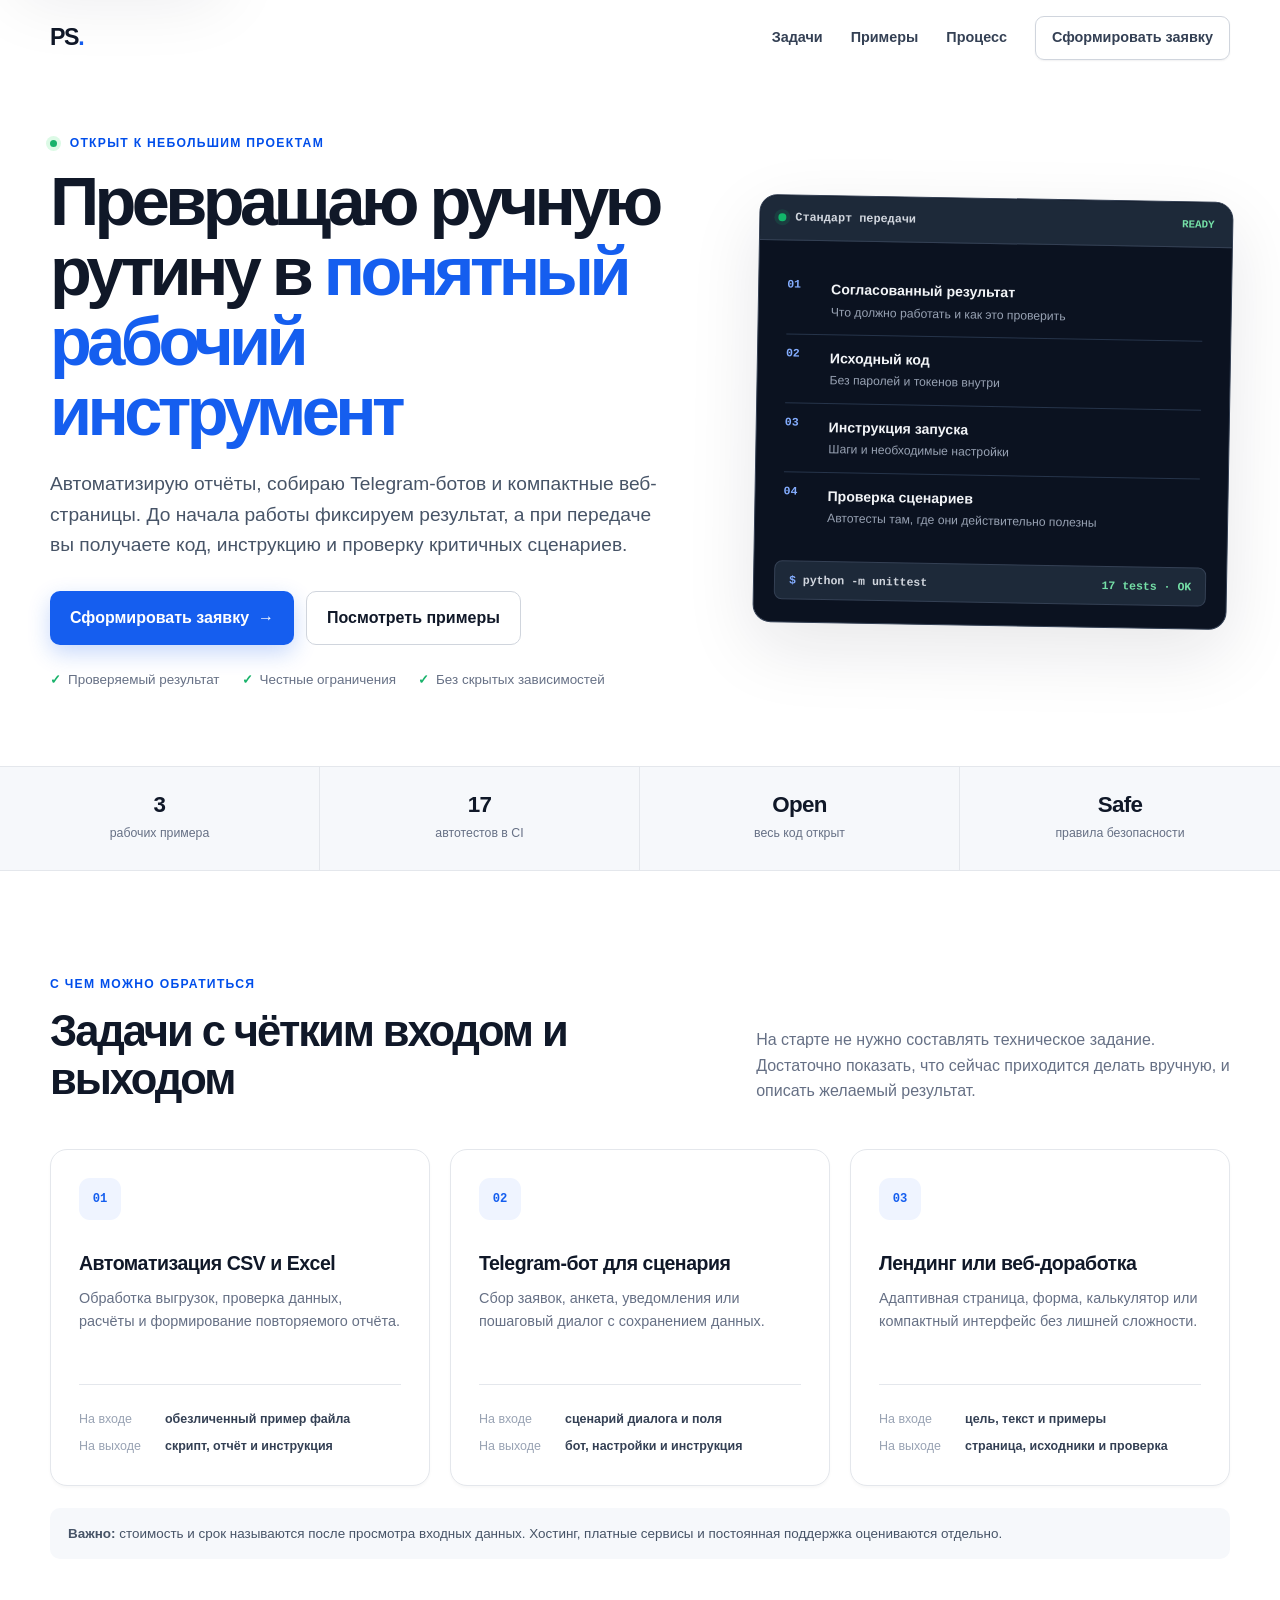
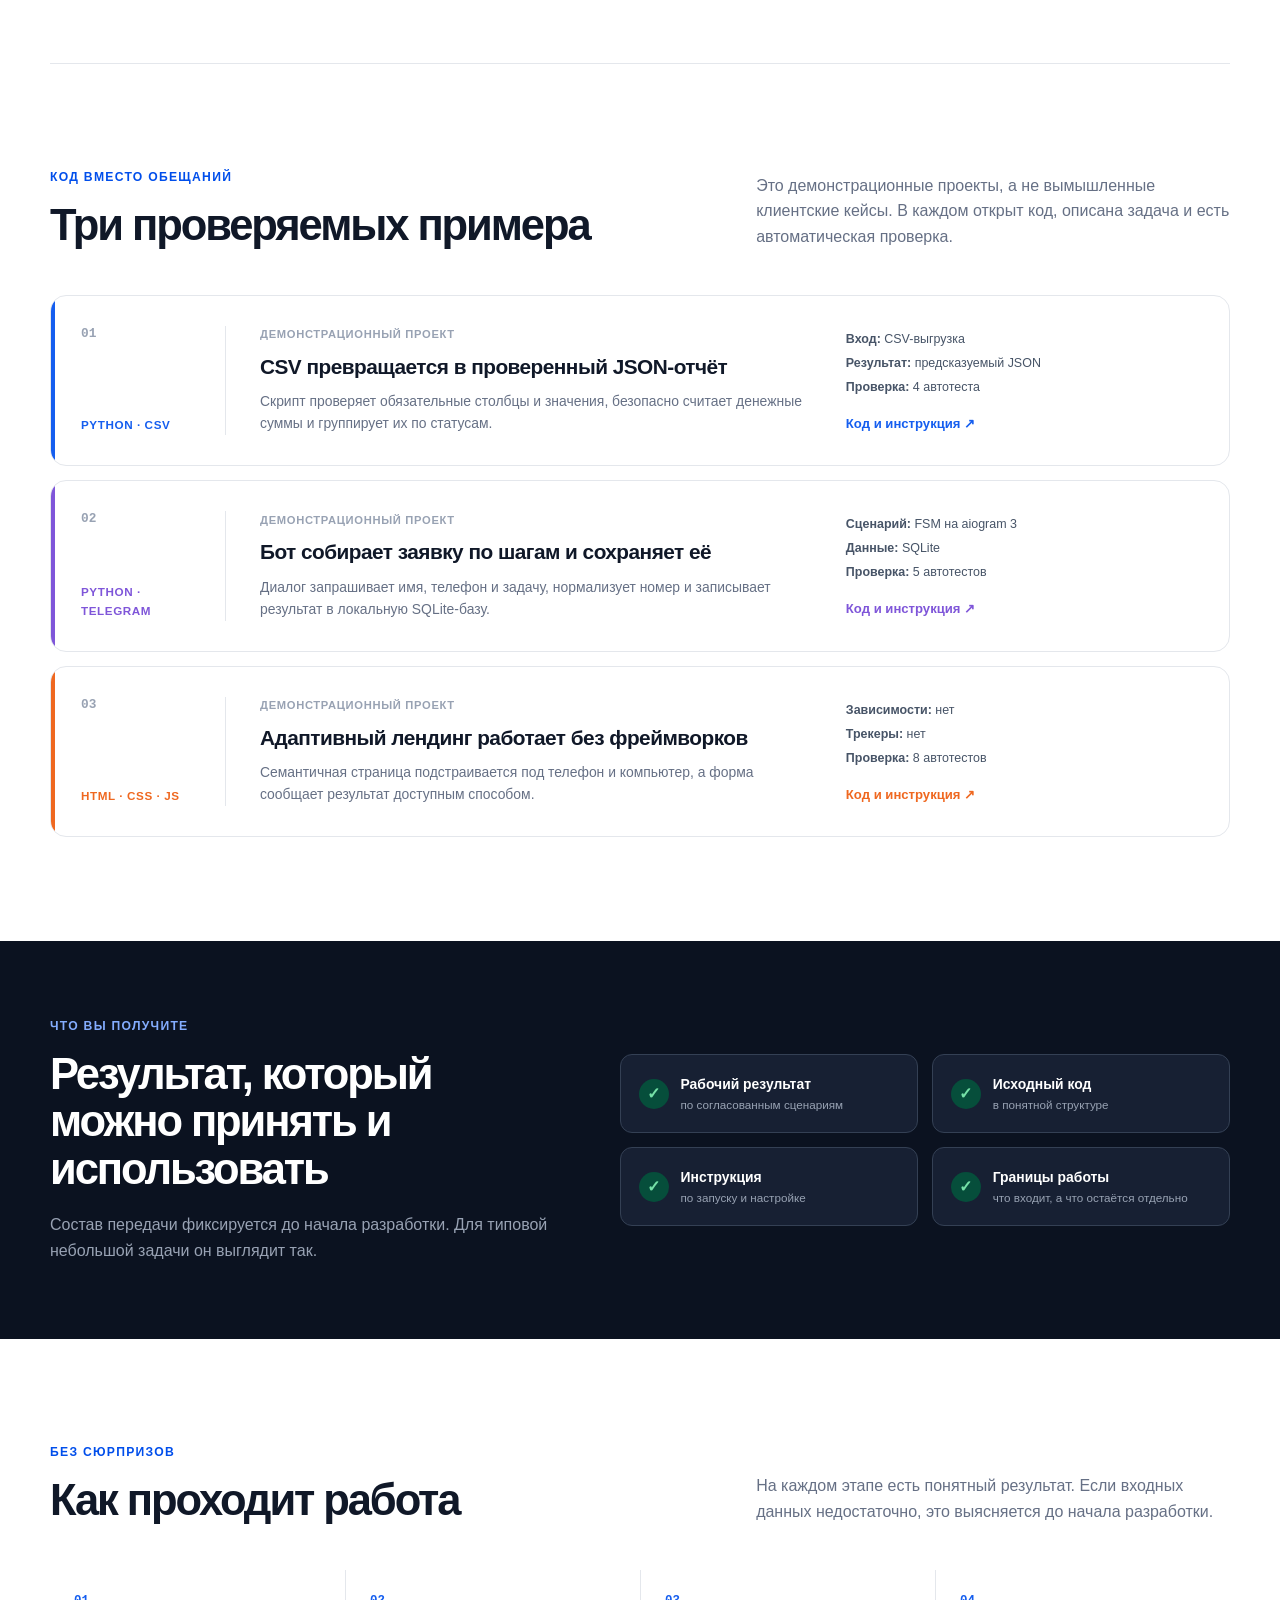
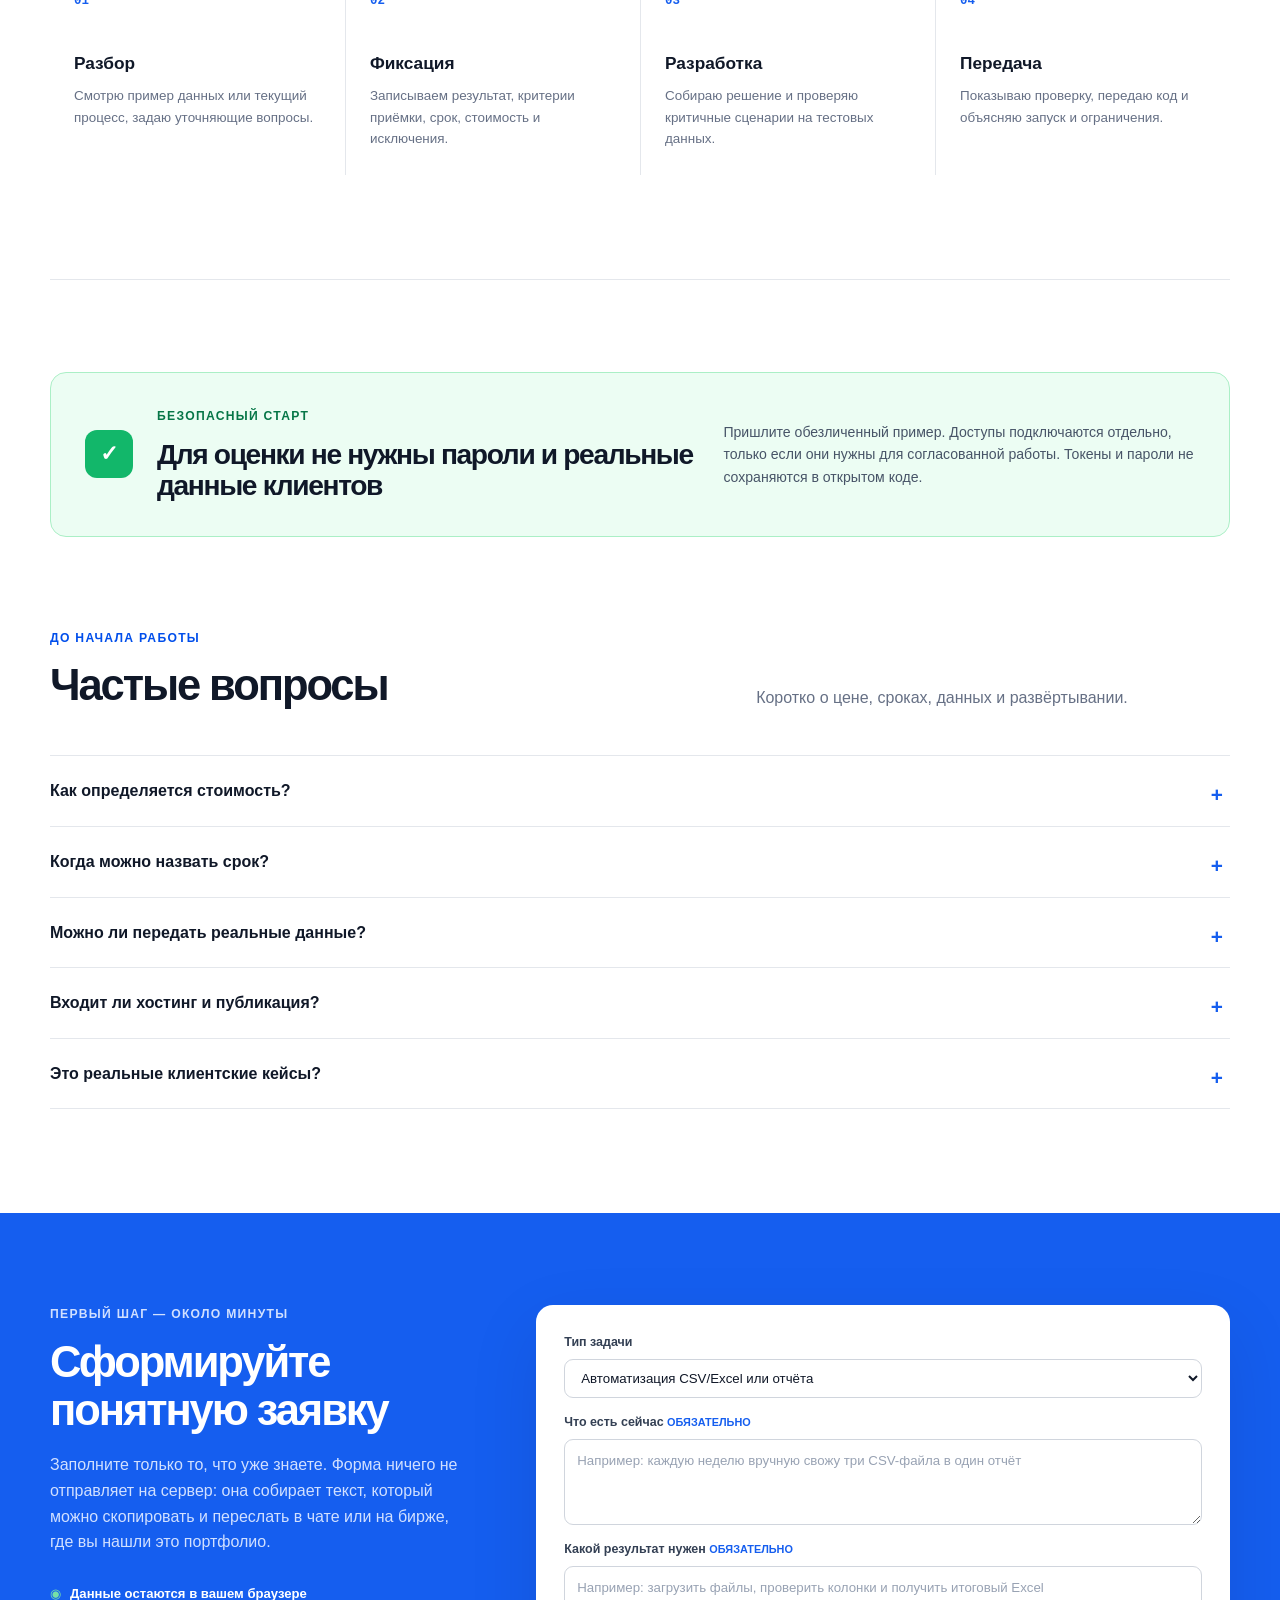
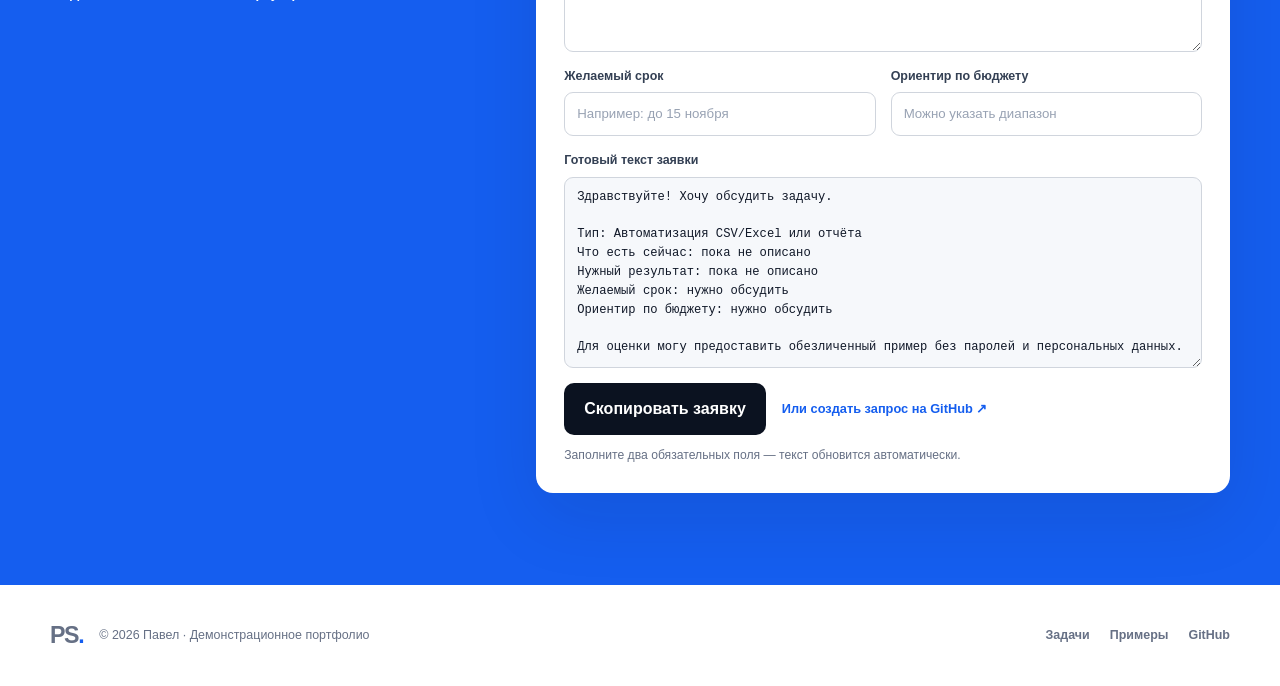
<file: docs/index.html>
<!doctype html>
<html lang="ru">
<head>
  <meta charset="utf-8">
  <meta name="viewport" content="width=device-width, initial-scale=1">
  <meta name="description" content="Павел помогает автоматизировать отчёты, собрать Telegram-бота или небольшую веб-страницу. Открытый код, тесты и понятные границы работы.">
  <meta name="theme-color" content="#0b1220">
  <meta property="og:type" content="website">
  <meta property="og:locale" content="ru_RU">
  <meta property="og:title" content="Павел — автоматизация, Telegram-боты и веб-инструменты">
  <meta property="og:description" content="Небольшие цифровые задачи с проверяемым результатом: код, инструкция и тесты.">
  <meta property="og:url" content="https://smolaps01-hash.github.io/developer-portfolio/">
  <meta name="twitter:card" content="summary">
  <link rel="canonical" href="https://smolaps01-hash.github.io/developer-portfolio/">
  <link rel="icon" href="favicon.svg" type="image/svg+xml">
  <link rel="stylesheet" href="styles.css?v=2">
  <title>Павел — автоматизация, Telegram-боты и веб-инструменты</title>
  <script type="application/ld+json">
  {
    "@context": "https://schema.org",
    "@type": "Person",
    "name": "Павел",
    "url": "https://smolaps01-hash.github.io/developer-portfolio/",
    "sameAs": ["https://github.com/smolaps01-hash"],
    "jobTitle": "Разработчик Python-автоматизации, Telegram-ботов и веб-инструментов",
    "knowsAbout": ["Python", "автоматизация", "Telegram-боты", "HTML", "CSS", "JavaScript"]
  }
  </script>
</head>
<body>
  <a class="skip-link" href="#main-content">Перейти к содержанию</a>

  <header class="topbar" id="top">
    <a class="brand" href="#top" aria-label="Павел — в начало страницы">PS<span>.</span></a>
    <nav aria-label="Основная навигация">
      <a href="#services">Задачи</a>
      <a href="#projects">Примеры</a>
      <a href="#process">Процесс</a>
      <a class="nav-cta" href="#brief">Сформировать заявку</a>
    </nav>
  </header>

  <main id="main-content">
    <section class="hero" aria-labelledby="hero-title">
      <div class="hero-copy">
        <p class="eyebrow"><span aria-hidden="true"></span> Открыт к небольшим проектам</p>
        <h1 id="hero-title">Превращаю ручную рутину в <em>понятный рабочий инструмент</em></h1>
        <p class="lead">Автоматизирую отчёты, собираю Telegram-ботов и компактные веб-страницы. До начала работы фиксируем результат, а при передаче вы получаете код, инструкцию и проверку критичных сценариев.</p>
        <div class="hero-actions">
          <a class="button primary" href="#brief">Сформировать заявку <span aria-hidden="true">→</span></a>
          <a class="button secondary" href="#projects">Посмотреть примеры</a>
        </div>
        <ul class="trust-list" aria-label="Ключевые принципы">
          <li>Проверяемый результат</li>
          <li>Честные ограничения</li>
          <li>Без скрытых зависимостей</li>
        </ul>
      </div>

      <aside class="proof-card" aria-label="Что входит в результат">
        <div class="proof-card-head"><span class="status-dot" aria-hidden="true"></span><span>Стандарт передачи</span><b>READY</b></div>
        <ol class="proof-flow">
          <li><span>01</span><div><b>Согласованный результат</b><small>Что должно работать и как это проверить</small></div></li>
          <li><span>02</span><div><b>Исходный код</b><small>Без паролей и токенов внутри</small></div></li>
          <li><span>03</span><div><b>Инструкция запуска</b><small>Шаги и необходимые настройки</small></div></li>
          <li><span>04</span><div><b>Проверка сценариев</b><small>Автотесты там, где они действительно полезны</small></div></li>
        </ol>
        <div class="terminal-line"><span>$</span> python -m unittest <b>17 tests · OK</b></div>
      </aside>
    </section>

    <section class="evidence" aria-label="Проверяемые факты">
      <a href="#projects"><strong>3</strong><span>рабочих примера</span></a>
      <a href="https://github.com/smolaps01-hash/developer-portfolio/actions"><strong>17</strong><span>автотестов в CI</span></a>
      <a href="https://github.com/smolaps01-hash/developer-portfolio"><strong>Open</strong><span>весь код открыт</span></a>
      <a href="https://github.com/smolaps01-hash/developer-portfolio/blob/main/SECURITY.md"><strong>Safe</strong><span>правила безопасности</span></a>
    </section>

    <section class="section" id="services" aria-labelledby="services-title">
      <div class="section-heading">
        <div><p class="eyebrow">С чем можно обратиться</p><h2 id="services-title">Задачи с чётким входом и выходом</h2></div>
        <p>На старте не нужно составлять техническое задание. Достаточно показать, что сейчас приходится делать вручную, и описать желаемый результат.</p>
      </div>
      <div class="service-grid">
        <article class="service-card">
          <span class="service-icon" aria-hidden="true">01</span><h3>Автоматизация CSV и Excel</h3>
          <p>Обработка выгрузок, проверка данных, расчёты и формирование повторяемого отчёта.</p>
          <dl><div><dt>На входе</dt><dd>обезличенный пример файла</dd></div><div><dt>На выходе</dt><dd>скрипт, отчёт и инструкция</dd></div></dl>
        </article>
        <article class="service-card">
          <span class="service-icon" aria-hidden="true">02</span><h3>Telegram-бот для сценария</h3>
          <p>Сбор заявок, анкета, уведомления или пошаговый диалог с сохранением данных.</p>
          <dl><div><dt>На входе</dt><dd>сценарий диалога и поля</dd></div><div><dt>На выходе</dt><dd>бот, настройки и инструкция</dd></div></dl>
        </article>
        <article class="service-card">
          <span class="service-icon" aria-hidden="true">03</span><h3>Лендинг или веб-доработка</h3>
          <p>Адаптивная страница, форма, калькулятор или компактный интерфейс без лишней сложности.</p>
          <dl><div><dt>На входе</dt><dd>цель, текст и примеры</dd></div><div><dt>На выходе</dt><dd>страница, исходники и проверка</dd></div></dl>
        </article>
      </div>
      <p class="scope-note"><b>Важно:</b> стоимость и срок называются после просмотра входных данных. Хостинг, платные сервисы и постоянная поддержка оцениваются отдельно.</p>
    </section>

    <section class="section projects" id="projects" aria-labelledby="projects-title">
      <div class="section-heading">
        <div><p class="eyebrow">Код вместо обещаний</p><h2 id="projects-title">Три проверяемых примера</h2></div>
        <p>Это демонстрационные проекты, а не вымышленные клиентские кейсы. В каждом открыт код, описана задача и есть автоматическая проверка.</p>
      </div>
      <div class="case-list">
        <article class="case-card accent-blue">
          <div class="case-index"><span>01</span><b>Python · CSV</b></div>
          <div class="case-main"><p class="case-label">Демонстрационный проект</p><h3>CSV превращается в проверенный JSON-отчёт</h3><p>Скрипт проверяет обязательные столбцы и значения, безопасно считает денежные суммы и группирует их по статусам.</p></div>
          <div class="case-proof"><ul><li><b>Вход:</b> CSV-выгрузка</li><li><b>Результат:</b> предсказуемый JSON</li><li><b>Проверка:</b> 4 автотеста</li></ul><a href="https://github.com/smolaps01-hash/developer-portfolio/tree/main/csv_automation">Код и инструкция <span aria-hidden="true">↗</span></a></div>
        </article>
        <article class="case-card accent-violet">
          <div class="case-index"><span>02</span><b>Python · Telegram</b></div>
          <div class="case-main"><p class="case-label">Демонстрационный проект</p><h3>Бот собирает заявку по шагам и сохраняет её</h3><p>Диалог запрашивает имя, телефон и задачу, нормализует номер и записывает результат в локальную SQLite-базу.</p></div>
          <div class="case-proof"><ul><li><b>Сценарий:</b> FSM на aiogram 3</li><li><b>Данные:</b> SQLite</li><li><b>Проверка:</b> 5 автотестов</li></ul><a href="https://github.com/smolaps01-hash/developer-portfolio/tree/main/telegram_lead_bot">Код и инструкция <span aria-hidden="true">↗</span></a></div>
        </article>
        <article class="case-card accent-orange">
          <div class="case-index"><span>03</span><b>HTML · CSS · JS</b></div>
          <div class="case-main"><p class="case-label">Демонстрационный проект</p><h3>Адаптивный лендинг работает без фреймворков</h3><p>Семантичная страница подстраивается под телефон и компьютер, а форма сообщает результат доступным способом.</p></div>
          <div class="case-proof"><ul><li><b>Зависимости:</b> нет</li><li><b>Трекеры:</b> нет</li><li><b>Проверка:</b> 8 автотестов</li></ul><a href="https://github.com/smolaps01-hash/developer-portfolio/tree/main/landing">Код и инструкция <span aria-hidden="true">↗</span></a></div>
        </article>
      </div>
    </section>

    <section class="deliverables" aria-labelledby="deliverables-title">
      <div class="deliverables-copy"><p class="eyebrow">Что вы получите</p><h2 id="deliverables-title">Результат, который можно принять и использовать</h2><p>Состав передачи фиксируется до начала разработки. Для типовой небольшой задачи он выглядит так.</p></div>
      <ul class="check-grid">
        <li><span>✓</span><div><b>Рабочий результат</b><small>по согласованным сценариям</small></div></li>
        <li><span>✓</span><div><b>Исходный код</b><small>в понятной структуре</small></div></li>
        <li><span>✓</span><div><b>Инструкция</b><small>по запуску и настройке</small></div></li>
        <li><span>✓</span><div><b>Границы работы</b><small>что входит, а что остаётся отдельно</small></div></li>
      </ul>
    </section>

    <section class="section process" id="process" aria-labelledby="process-title">
      <div class="section-heading"><div><p class="eyebrow">Без сюрпризов</p><h2 id="process-title">Как проходит работа</h2></div><p>На каждом этапе есть понятный результат. Если входных данных недостаточно, это выясняется до начала разработки.</p></div>
      <ol class="steps">
        <li><span>01</span><div><h3>Разбор</h3><p>Смотрю пример данных или текущий процесс, задаю уточняющие вопросы.</p></div></li>
        <li><span>02</span><div><h3>Фиксация</h3><p>Записываем результат, критерии приёмки, срок, стоимость и исключения.</p></div></li>
        <li><span>03</span><div><h3>Разработка</h3><p>Собираю решение и проверяю критичные сценарии на тестовых данных.</p></div></li>
        <li><span>04</span><div><h3>Передача</h3><p>Показываю проверку, передаю код и объясняю запуск и ограничения.</p></div></li>
      </ol>
    </section>

    <section class="safety" aria-labelledby="safety-title">
      <div class="safety-mark" aria-hidden="true">✓</div>
      <div><p class="eyebrow">Безопасный старт</p><h2 id="safety-title">Для оценки не нужны пароли и реальные данные клиентов</h2></div>
      <p>Пришлите обезличенный пример. Доступы подключаются отдельно, только если они нужны для согласованной работы. Токены и пароли не сохраняются в открытом коде.</p>
    </section>

    <section class="section faq" aria-labelledby="faq-title">
      <div class="section-heading"><div><p class="eyebrow">До начала работы</p><h2 id="faq-title">Частые вопросы</h2></div><p>Коротко о цене, сроках, данных и развёртывании.</p></div>
      <div class="faq-list">
        <details><summary>Как определяется стоимость?</summary><p>После просмотра примера данных или сценария. Сначала фиксируется конкретный результат, затем оценивается работа. Без входных данных точная цена была бы гаданием.</p></details>
        <details><summary>Когда можно назвать срок?</summary><p>После уточнения объёма и критериев готовности. Если задача большая или неопределённая, её лучше разделить на отдельные этапы.</p></details>
        <details><summary>Можно ли передать реальные данные?</summary><p>Для первичной оценки — не нужно. Используйте обезличенный пример без паролей, токенов, банковских реквизитов и персональных данных.</p></details>
        <details><summary>Входит ли хостинг и публикация?</summary><p>Только если это отдельно согласовано. Платные сервисы, домен, сервер и постоянная поддержка не включаются автоматически.</p></details>
        <details><summary>Это реальные клиентские кейсы?</summary><p>Нет. Сейчас в портфолио размещены демонстрационные проекты с открытым кодом и тестами. Они показывают подход и качество реализации без вымышленных заказчиков.</p></details>
      </div>
    </section>

    <section class="brief" id="brief" aria-labelledby="brief-title">
      <div class="brief-intro">
        <p class="eyebrow">Первый шаг — около минуты</p><h2 id="brief-title">Сформируйте понятную заявку</h2>
        <p>Заполните только то, что уже знаете. Форма ничего не отправляет на сервер: она собирает текст, который можно скопировать и переслать в чате или на бирже, где вы нашли это портфолио.</p>
        <div class="privacy-note"><span aria-hidden="true">◉</span><b>Данные остаются в вашем браузере</b></div>
      </div>
      <form class="brief-builder" id="brief-form">
        <div class="field full"><label for="project-type">Тип задачи</label><select id="project-type" name="project-type"><option>Автоматизация CSV/Excel или отчёта</option><option>Telegram-бот</option><option>Лендинг или веб-доработка</option><option>Проверка или доработка Python-кода</option><option>Другое</option></select></div>
        <div class="field full"><label for="current-state">Что есть сейчас <span>обязательно</span></label><textarea id="current-state" name="current-state" rows="3" required placeholder="Например: каждую неделю вручную свожу три CSV-файла в один отчёт"></textarea></div>
        <div class="field full"><label for="desired-result">Какой результат нужен <span>обязательно</span></label><textarea id="desired-result" name="desired-result" rows="3" required placeholder="Например: загрузить файлы, проверить колонки и получить итоговый Excel"></textarea></div>
        <div class="field"><label for="deadline">Желаемый срок</label><input id="deadline" name="deadline" type="text" placeholder="Например: до 15 ноября"></div>
        <div class="field"><label for="budget">Ориентир по бюджету</label><input id="budget" name="budget" type="text" placeholder="Можно указать диапазон"></div>
        <div class="field full"><label for="brief-output">Готовый текст заявки</label><textarea class="output" id="brief-output" rows="9" readonly aria-describedby="brief-status"></textarea></div>
        <div class="brief-actions full"><button class="button light" id="copy-brief" type="button">Скопировать заявку</button><a href="https://github.com/smolaps01-hash/developer-portfolio/issues/new?template=project_request.yml">Или создать запрос на GitHub <span aria-hidden="true">↗</span></a></div>
        <p class="form-status full" id="brief-status" role="status" aria-live="polite">Заполните два обязательных поля — текст обновится автоматически.</p>
      </form>
    </section>
  </main>

  <footer>
    <div><a class="brand" href="#top" aria-label="В начало">PS<span>.</span></a><p>© <span id="year">2026</span> Павел · Демонстрационное портфолио</p></div>
    <nav aria-label="Ссылки в подвале"><a href="#services">Задачи</a><a href="#projects">Примеры</a><a href="https://github.com/smolaps01-hash">GitHub</a></nav>
  </footer>
  <script src="app.js?v=2"></script>
</body>
</html>
</file>
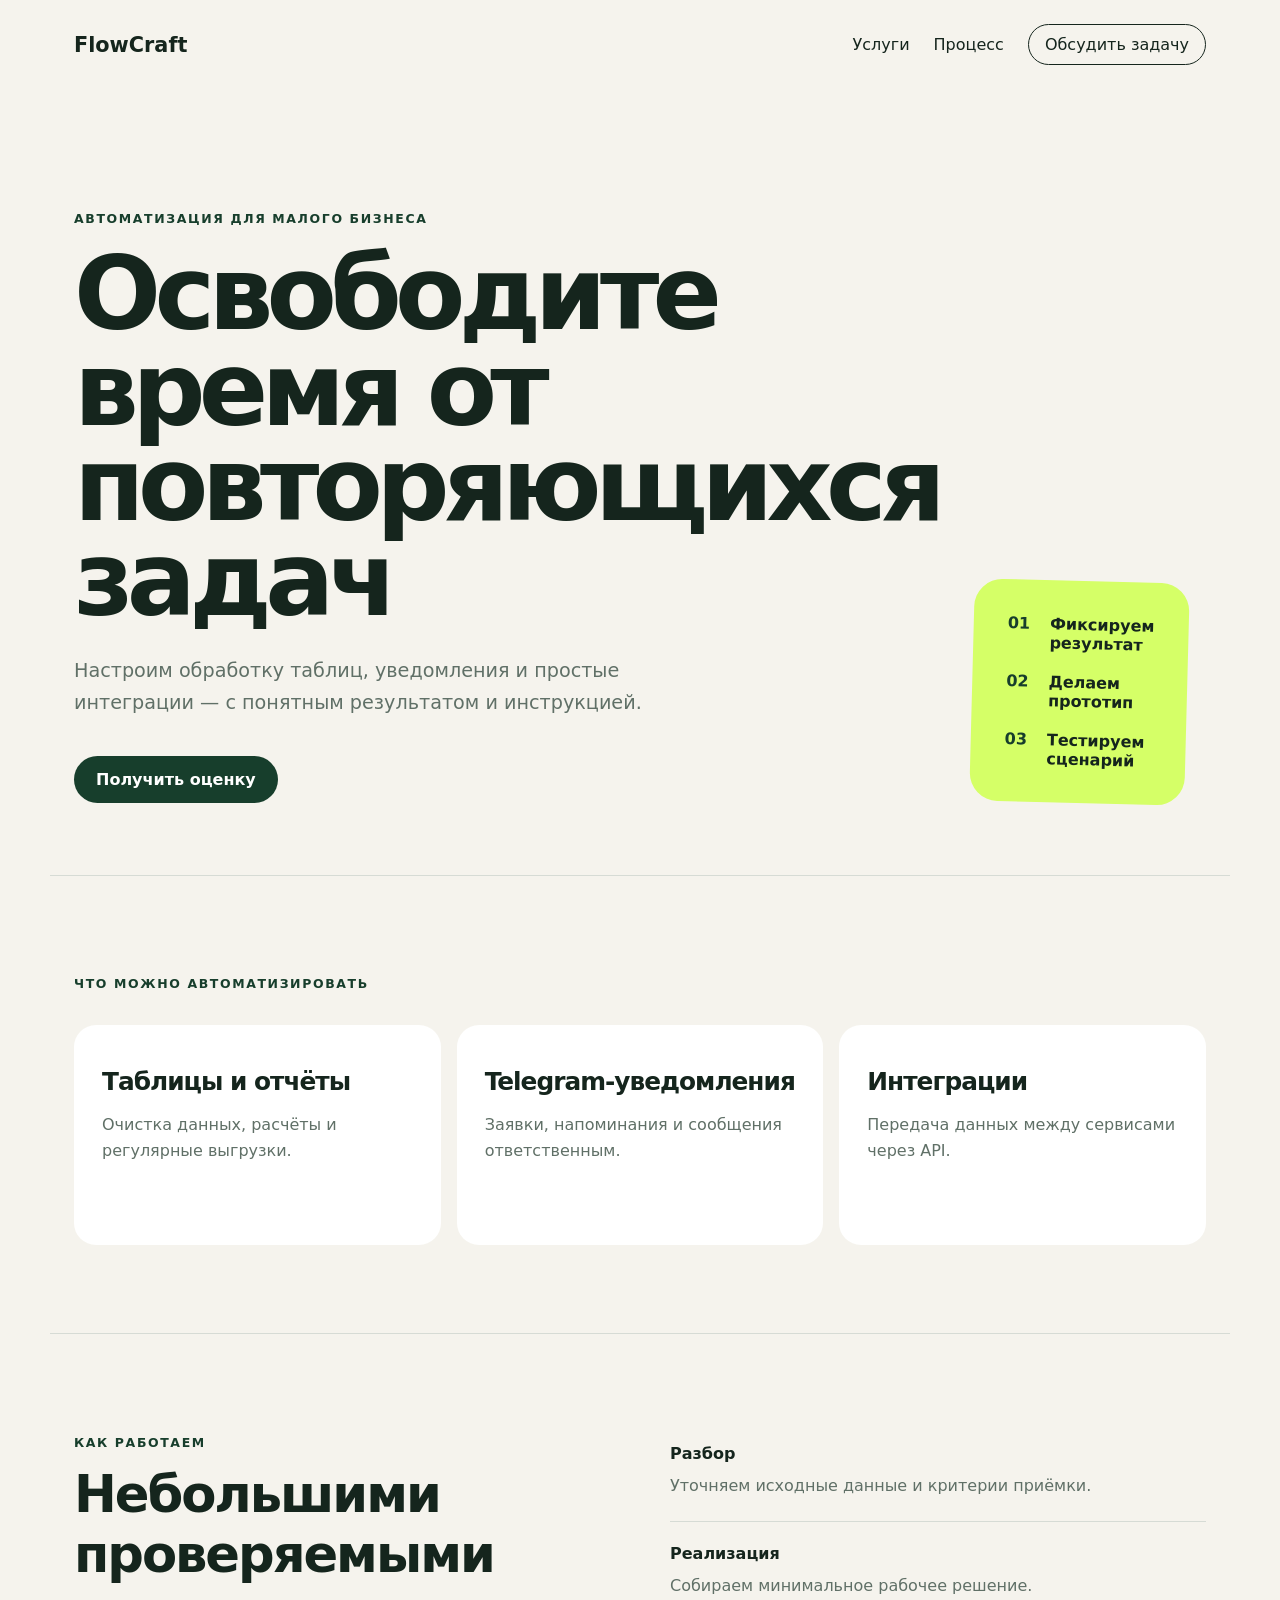
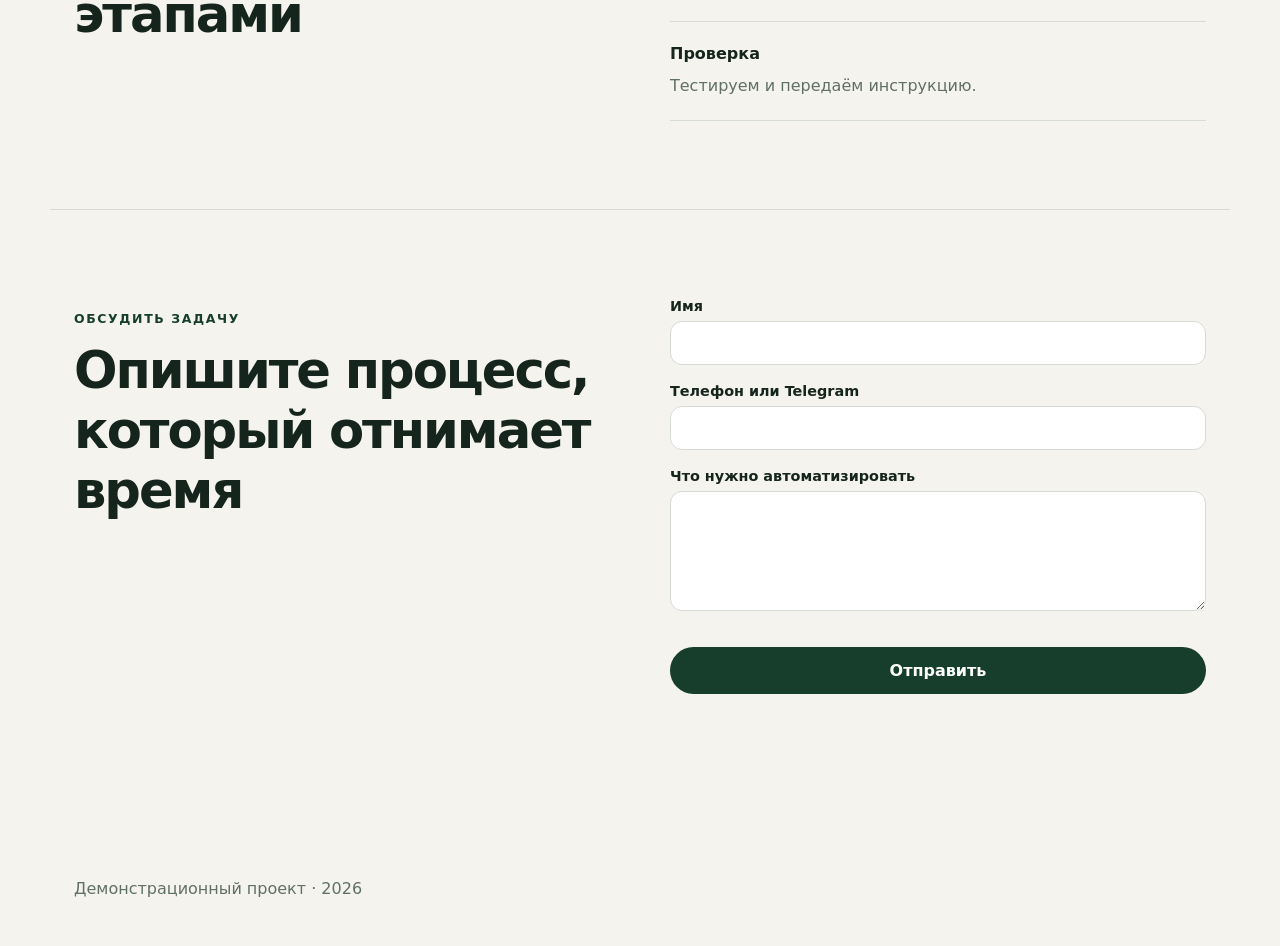
<file: landing/index.html>
<!doctype html>
<html lang="ru">
<head>
  <meta charset="utf-8">
  <meta name="viewport" content="width=device-width, initial-scale=1">
  <meta name="description" content="Автоматизация рутинных процессов для малого бизнеса.">
  <title>FlowCraft — автоматизация без лишней сложности</title>
  <link rel="stylesheet" href="styles.css">
  <script src="app.js" defer></script>
</head>
<body>
  <header class="site-header">
    <a class="brand" href="#top" aria-label="FlowCraft — на главную">FlowCraft</a>
    <nav aria-label="Основная навигация">
      <a href="#services">Услуги</a>
      <a href="#process">Процесс</a>
      <a class="nav-cta" href="#contact">Обсудить задачу</a>
    </nav>
  </header>

  <main id="top">
    <section class="hero">
      <div>
        <p class="eyebrow">Автоматизация для малого бизнеса</p>
        <h1>Освободите время от повторяющихся задач</h1>
        <p class="lead">Настроим обработку таблиц, уведомления и простые интеграции — с понятным результатом и инструкцией.</p>
        <a class="button" href="#contact">Получить оценку</a>
      </div>
      <div class="metric-card" aria-label="Преимущества подхода">
        <span>01</span><strong>Фиксируем результат</strong>
        <span>02</span><strong>Делаем прототип</strong>
        <span>03</span><strong>Тестируем сценарий</strong>
      </div>
    </section>

    <section id="services" class="section">
      <p class="eyebrow">Что можно автоматизировать</p>
      <div class="cards">
        <article><h2>Таблицы и отчёты</h2><p>Очистка данных, расчёты и регулярные выгрузки.</p></article>
        <article><h2>Telegram-уведомления</h2><p>Заявки, напоминания и сообщения ответственным.</p></article>
        <article><h2>Интеграции</h2><p>Передача данных между сервисами через API.</p></article>
      </div>
    </section>

    <section id="process" class="section process">
      <div><p class="eyebrow">Как работаем</p><h2>Небольшими проверяемыми этапами</h2></div>
      <ol>
        <li><strong>Разбор</strong><span>Уточняем исходные данные и критерии приёмки.</span></li>
        <li><strong>Реализация</strong><span>Собираем минимальное рабочее решение.</span></li>
        <li><strong>Проверка</strong><span>Тестируем и передаём инструкцию.</span></li>
      </ol>
    </section>

    <section id="contact" class="section contact">
      <div><p class="eyebrow">Обсудить задачу</p><h2>Опишите процесс, который отнимает время</h2></div>
      <form id="contact-form" novalidate>
        <label>Имя<input name="name" autocomplete="name" required minlength="2"></label>
        <label>Телефон или Telegram<input name="contact" required minlength="5"></label>
        <label>Что нужно автоматизировать<textarea name="message" required minlength="10"></textarea></label>
        <button class="button" type="submit">Отправить</button>
        <p id="form-status" role="status" aria-live="polite"></p>
      </form>
    </section>
  </main>

  <footer>Демонстрационный проект · 2026</footer>
</body>
</html>
</file>
<file: docs/styles.css>
:root {
  --ink: #101828; --muted: #667085; --line: #e4e7ec; --paper: #fff; --soft: #f6f8fb;
  --navy: #0b1220; --blue: #155eef; --blue-dark: #004eeb; --green: #17b26a;
  --violet: #7f56d9; --orange: #ef6820; --shadow: 0 24px 70px rgba(16, 24, 40, .10);
}
* { box-sizing: border-box; }
html { scroll-behavior: smooth; }
body { margin: 0; background: var(--paper); color: var(--ink); font-family: Inter, ui-sans-serif, -apple-system, BlinkMacSystemFont, "Segoe UI", sans-serif; line-height: 1.6; }
a { color: inherit; }
button, input, select, textarea { font: inherit; }
.skip-link { position: fixed; left: 1rem; top: -5rem; z-index: 100; padding: .8rem 1rem; background: #fff; border-radius: .6rem; box-shadow: var(--shadow); }
.skip-link:focus { top: 1rem; }
:focus-visible { outline: 3px solid #84adff; outline-offset: 3px; }
.topbar { width: min(1180px, calc(100% - 40px)); min-height: 76px; margin: 0 auto; display: flex; align-items: center; justify-content: space-between; }
.brand { font-size: 1.45rem; font-weight: 900; text-decoration: none; letter-spacing: -.06em; }
.brand span { color: var(--blue); }
nav { display: flex; align-items: center; gap: 28px; }
nav a { color: #344054; font-size: .9rem; font-weight: 700; text-decoration: none; }
.nav-cta { padding: 9px 16px; border: 1px solid #d0d5dd; border-radius: 9px; box-shadow: 0 1px 2px rgba(16,24,40,.06); }
.hero { width: min(1180px, calc(100% - 40px)); margin: 58px auto 76px; display: grid; grid-template-columns: 1.13fr .87fr; gap: clamp(42px, 7vw, 92px); align-items: center; }
.eyebrow { margin: 0 0 14px; color: var(--blue-dark); font-size: .76rem; font-weight: 850; letter-spacing: .105em; text-transform: uppercase; }
.hero .eyebrow span { display: inline-block; width: 7px; height: 7px; margin-right: 8px; border-radius: 50%; background: var(--green); box-shadow: 0 0 0 4px #dcfae6; }
h1, h2, h3, p { margin-top: 0; }
h1 { margin-bottom: 22px; max-width: 760px; font-size: clamp(2.65rem, 5.35vw, 4.7rem); line-height: 1.02; letter-spacing: -.067em; }
h1 em { color: var(--blue); font-style: normal; }
.lead { max-width: 680px; color: #475467; font-size: clamp(1.04rem, 1.55vw, 1.2rem); }
.hero-actions { display: flex; flex-wrap: wrap; gap: 12px; margin: 30px 0 24px; }
.button { border: 0; display: inline-flex; gap: 9px; align-items: center; justify-content: center; padding: 13px 20px; border-radius: 10px; font-weight: 780; text-decoration: none; cursor: pointer; transition: transform .18s ease, box-shadow .18s ease, background .18s ease; }
.button:hover { transform: translateY(-2px); }
.button.primary { color: #fff; background: var(--blue); box-shadow: 0 8px 22px rgba(21,94,239,.24); }
.button.primary:hover { background: var(--blue-dark); }
.button.secondary { border: 1px solid #d0d5dd; background: #fff; }
.button.light { color: var(--ink); background: #fff; }
.trust-list { display: flex; flex-wrap: wrap; gap: 10px 22px; padding: 0; margin: 0; list-style: none; color: #667085; font-size: .84rem; }
.trust-list li::before { content: "✓"; margin-right: 7px; color: var(--green); font-weight: 900; }
.proof-card { overflow: hidden; border: 1px solid #344054; border-radius: 18px; background: var(--navy); color: #d0d5dd; box-shadow: var(--shadow); transform: rotate(1deg); }
.proof-card-head { display: flex; align-items: center; gap: 9px; padding: 15px 18px; border-bottom: 1px solid #344054; background: #1d2939; font: 650 .74rem ui-monospace, SFMono-Regular, Menlo, monospace; }
.proof-card-head b { margin-left: auto; color: #75e0a7; font-size: .68rem; }
.status-dot { width: 8px; height: 8px; border-radius: 50%; background: #12b76a; box-shadow: 0 0 0 4px rgba(18,183,106,.14); }
.proof-flow { padding: 25px 28px 12px; margin: 0; list-style: none; }
.proof-flow li { display: grid; grid-template-columns: 34px 1fr; gap: 10px; padding: 12px 0; border-bottom: 1px solid #26344a; }
.proof-flow li:last-child { border: 0; }
.proof-flow > li > span { color: #84adff; font: 750 .72rem ui-monospace, monospace; }
.proof-flow b, .proof-flow small { display: block; }
.proof-flow b { color: #f2f4f7; font-size: .88rem; }
.proof-flow small { margin-top: 2px; color: #98a2b3; font-size: .76rem; }
.terminal-line { margin: 8px 20px 22px; padding: 12px 14px; border: 1px solid #344054; border-radius: 8px; background: #1d2939; font: 650 .72rem ui-monospace, SFMono-Regular, Menlo, monospace; }
.terminal-line span { color: #84adff; }
.terminal-line b { float: right; color: #75e0a7; }
.evidence { border-block: 1px solid var(--line); background: var(--soft); display: grid; grid-template-columns: repeat(4, 1fr); }
.evidence a { padding: 25px clamp(18px, 3vw, 40px); text-align: center; text-decoration: none; border-right: 1px solid var(--line); }
.evidence a:last-child { border: 0; }
.evidence strong { display: block; font-size: 1.4rem; line-height: 1.2; letter-spacing: -.03em; }
.evidence span { color: var(--muted); font-size: .77rem; }
.section { width: min(1180px, calc(100% - 40px)); margin: 0 auto; padding: 104px 0; }
.section-heading { display: grid; grid-template-columns: 1fr .72fr; gap: 48px; align-items: end; margin-bottom: 45px; }
.section-heading h2, .safety h2, .deliverables h2, .brief h2 { margin-bottom: 0; font-size: clamp(2rem, 3.4vw, 3.1rem); line-height: 1.1; letter-spacing: -.048em; }
.section-heading > p { margin: 0; color: var(--muted); }
.service-grid { display: grid; grid-template-columns: repeat(3, 1fr); gap: 20px; }
.service-card { padding: 28px; border: 1px solid var(--line); border-radius: 17px; background: #fff; box-shadow: 0 2px 3px rgba(16,24,40,.03); }
.service-icon { display: grid; place-items: center; width: 42px; height: 42px; margin-bottom: 28px; border-radius: 11px; background: #eff4ff; color: var(--blue); font: 800 .76rem ui-monospace, monospace; }
.service-card h3 { margin-bottom: 8px; font-size: 1.22rem; letter-spacing: -.025em; }
.service-card > p { min-height: 75px; color: var(--muted); font-size: .9rem; }
.service-card dl { margin: 22px 0 0; padding-top: 18px; border-top: 1px solid var(--line); }
.service-card dl div { display: grid; grid-template-columns: 78px 1fr; gap: 8px; margin-top: 7px; font-size: .78rem; }
.service-card dt { color: #98a2b3; }
.service-card dd { margin: 0; color: #344054; font-weight: 650; }
.scope-note { margin: 22px 0 0; padding: 15px 18px; border-radius: 10px; background: var(--soft); color: #475467; font-size: .84rem; }
.projects { border-top: 1px solid var(--line); }
.case-list { display: grid; gap: 14px; }
.case-card { --accent: var(--blue); position: relative; display: grid; grid-template-columns: 145px 1.25fr .8fr; gap: 34px; align-items: center; overflow: hidden; padding: 30px; border: 1px solid var(--line); border-radius: 16px; background: #fff; }
.case-card::before { content: ""; position: absolute; inset: 0 auto 0 0; width: 4px; background: var(--accent); }
.accent-blue { --accent: var(--blue); } .accent-violet { --accent: var(--violet); } .accent-orange { --accent: var(--orange); }
.case-index { align-self: stretch; display: flex; flex-direction: column; justify-content: space-between; padding-right: 25px; border-right: 1px solid var(--line); }
.case-index span { color: #98a2b3; font: 750 .8rem ui-monospace, monospace; }
.case-index b { color: var(--accent); font-size: .73rem; text-transform: uppercase; letter-spacing: .05em; }
.case-label { margin-bottom: 6px; color: #98a2b3; font-size: .7rem; font-weight: 800; letter-spacing: .06em; text-transform: uppercase; }
.case-main h3 { margin-bottom: 7px; font-size: 1.3rem; letter-spacing: -.025em; }
.case-main > p:last-child { margin: 0; color: var(--muted); font-size: .87rem; }
.case-proof ul { padding: 0; margin: 0 0 12px; list-style: none; color: #475467; font-size: .78rem; }
.case-proof li { margin-top: 4px; }
.case-proof a { color: var(--accent); font-size: .82rem; font-weight: 800; text-decoration: none; }
.deliverables { padding: 76px max(20px, calc((100% - 1180px) / 2)); display: grid; grid-template-columns: .9fr 1.1fr; gap: 70px; align-items: center; color: #fff; background: var(--navy); }
.deliverables .eyebrow { color: #84adff; }
.deliverables-copy > p:last-child { margin: 18px 0 0; color: #98a2b3; }
.check-grid { display: grid; grid-template-columns: 1fr 1fr; gap: 14px; padding: 0; margin: 0; list-style: none; }
.check-grid li { display: flex; gap: 12px; align-items: center; padding: 18px; border: 1px solid #344054; border-radius: 12px; background: #172033; }
.check-grid > li > span { display: grid; place-items: center; flex: 0 0 30px; height: 30px; border-radius: 50%; background: #064e3b; color: #75e0a7; font-weight: 900; }
.check-grid b, .check-grid small { display: block; }
.check-grid b { font-size: .87rem; } .check-grid small { color: #98a2b3; font-size: .73rem; }
.process { border-bottom: 1px solid var(--line); }
.steps { display: grid; grid-template-columns: repeat(4, 1fr); gap: 0; padding: 0; margin: 0; list-style: none; }
.steps li { min-height: 205px; padding: 24px; border-left: 1px solid var(--line); }
.steps li:first-child { border-left: 0; }
.steps > li > span { display: block; margin-bottom: 42px; color: var(--blue); font: 800 .78rem ui-monospace, monospace; }
.steps h3 { margin-bottom: 8px; font-size: 1.08rem; }
.steps p { margin: 0; color: var(--muted); font-size: .84rem; }
.safety { width: min(1180px, calc(100% - 40px)); margin: 92px auto 0; padding: 34px; display: grid; grid-template-columns: auto 1.15fr 1fr; gap: 24px; align-items: center; border: 1px solid #abefc6; border-radius: 16px; background: #ecfdf3; }
.safety-mark { display: grid; place-items: center; width: 48px; height: 48px; border-radius: 12px; background: #12b76a; color: #fff; font-size: 1.4rem; font-weight: 900; }
.safety .eyebrow { color: #067647; }
.safety h2 { font-size: clamp(1.4rem, 2.2vw, 2rem); }
.safety > p { margin: 0; color: #475467; font-size: .88rem; }
.faq { padding-top: 92px; }
.faq-list { border-top: 1px solid var(--line); }
.faq-list details { border-bottom: 1px solid var(--line); }
.faq-list summary { padding: 22px 42px 22px 0; cursor: pointer; list-style: none; font-size: 1rem; font-weight: 750; }
.faq-list summary::-webkit-details-marker { display: none; }
.faq-list summary::after { content: "+"; float: right; margin-right: -35px; color: var(--blue); font-size: 1.3rem; }
.faq-list details[open] summary::after { content: "−"; }
.faq-list details p { max-width: 780px; padding: 0 0 22px; margin: 0; color: var(--muted); font-size: .9rem; }
.brief { padding: 92px max(20px, calc((100% - 1180px) / 2)); display: grid; grid-template-columns: .75fr 1.25fr; gap: 70px; color: #fff; background: var(--blue); }
.brief .eyebrow { color: #d1e0ff; }
.brief-intro > p:not(.eyebrow) { margin-top: 18px; color: #d1e0ff; }
.privacy-note { margin-top: 28px; display: flex; align-items: center; gap: 9px; color: #fff; font-size: .82rem; }
.privacy-note span { color: #75e0a7; }
.brief-builder { display: grid; grid-template-columns: 1fr 1fr; gap: 15px; padding: 28px; border-radius: 17px; background: #fff; color: var(--ink); box-shadow: var(--shadow); }
.field { display: flex; flex-direction: column; }
.field.full, .brief-actions.full, .form-status.full { grid-column: 1 / -1; }
.field label { margin-bottom: 6px; color: #344054; font-size: .78rem; font-weight: 780; }
.field label span { color: var(--blue); font-size: .68rem; text-transform: uppercase; }
.field input, .field select, .field textarea { width: 100%; border: 1px solid #d0d5dd; border-radius: 9px; padding: 10px 12px; color: var(--ink); background: #fff; font-size: .83rem; resize: vertical; }
.field input::placeholder, .field textarea::placeholder { color: #98a2b3; }
.field .output { background: var(--soft); font: 500 .76rem/1.55 ui-monospace, SFMono-Regular, Menlo, monospace; }
.brief-actions { display: flex; flex-wrap: wrap; align-items: center; gap: 16px; }
.brief-actions .button { background: var(--navy); color: #fff; }
.brief-actions a { color: var(--blue); font-size: .8rem; font-weight: 780; text-decoration: none; }
.form-status { margin: -4px 0 0; color: var(--muted); font-size: .76rem; }
.form-status.success { color: #067647; font-weight: 750; }
footer { width: min(1180px, calc(100% - 40px)); margin: 0 auto; padding: 32px 0; display: flex; justify-content: space-between; align-items: center; color: var(--muted); font-size: .78rem; }
footer > div { display: flex; align-items: center; gap: 16px; }
footer p { margin: 0; }
footer nav { gap: 20px; } footer nav a { color: var(--muted); font-size: .78rem; }
@media (max-width: 940px) {
  .hero { grid-template-columns: 1fr; margin-top: 38px; }
  .proof-card { max-width: 620px; transform: none; }
  .service-grid { grid-template-columns: 1fr 1fr; }
  .service-card:last-child { grid-column: 1 / -1; }
  .case-card { grid-template-columns: 100px 1fr; }
  .case-proof { grid-column: 2; } .case-index { grid-row: 1 / 3; }
  .deliverables, .brief { grid-template-columns: 1fr; gap: 40px; }
  .steps { grid-template-columns: 1fr 1fr; } .steps li:nth-child(3) { border-left: 0; }
  .safety { grid-template-columns: auto 1fr; } .safety > p { grid-column: 2; }
}
@media (max-width: 660px) {
  .topbar { min-height: 66px; } nav > a:not(.nav-cta) { display: none; }
  .hero, .section, .safety { width: min(100% - 28px, 1180px); }
  .hero { margin-bottom: 52px; } h1 { font-size: clamp(2.45rem, 13vw, 3.6rem); }
  .hero-actions .button { width: 100%; } .terminal-line b { float: none; display: block; margin-top: 5px; }
  .evidence { grid-template-columns: 1fr 1fr; } .evidence a:nth-child(2) { border-right: 0; } .evidence a:nth-child(-n+2) { border-bottom: 1px solid var(--line); }
  .section { padding: 76px 0; } .section-heading { grid-template-columns: 1fr; gap: 18px; }
  .service-grid, .steps, .check-grid { grid-template-columns: 1fr; } .service-card:last-child { grid-column: auto; } .service-card > p { min-height: 0; }
  .case-card { grid-template-columns: 1fr; gap: 20px; padding: 25px; }
  .case-index { grid-row: auto; flex-direction: row; padding: 0 0 15px; border-right: 0; border-bottom: 1px solid var(--line); } .case-proof { grid-column: auto; }
  .deliverables, .brief { padding-block: 72px; }
  .steps li { display: grid; grid-template-columns: 44px 1fr; min-height: auto; padding: 22px 8px; border-left: 0; border-top: 1px solid var(--line); } .steps > li > span { margin: 2px 0 0; }
  .safety { grid-template-columns: 1fr; padding: 25px; } .safety > p { grid-column: auto; }
  .brief-builder { grid-template-columns: 1fr; padding: 20px; } .field.full, .brief-actions.full, .form-status.full { grid-column: auto; } .brief-actions .button { width: 100%; }
  footer { width: calc(100% - 28px); align-items: flex-start; } footer > div { align-items: flex-start; } footer nav { display: block; text-align: right; } footer nav a { display: block; margin-bottom: 7px; }
}
@media (prefers-reduced-motion: reduce) { html { scroll-behavior: auto; } .button { transition: none; } }
</file>
<file: landing/styles.css>
:root {
  --bg: #f5f3ed;
  --ink: #15251d;
  --muted: #607067;
  --accent: #d5ff67;
  --dark: #173e2c;
  --line: #d6dbd5;
}

* { box-sizing: border-box; }
html { scroll-behavior: smooth; }
body {
  margin: 0;
  background: var(--bg);
  color: var(--ink);
  font-family: Inter, ui-sans-serif, system-ui, -apple-system, BlinkMacSystemFont, "Segoe UI", sans-serif;
}
a { color: inherit; }
.site-header {
  align-items: center;
  display: flex;
  justify-content: space-between;
  margin: 0 auto;
  max-width: 1180px;
  padding: 24px;
}
.brand { font-size: 1.3rem; font-weight: 850; text-decoration: none; }
nav { align-items: center; display: flex; gap: 24px; }
nav a { text-decoration: none; }
.nav-cta { border: 1px solid var(--ink); border-radius: 999px; padding: 10px 16px; }
.hero {
  display: grid;
  gap: 48px;
  grid-template-columns: 1.4fr .8fr;
  margin: 0 auto;
  max-width: 1180px;
  min-height: 620px;
  padding: 110px 24px 72px;
}
.eyebrow { color: var(--dark); font-size: .78rem; font-weight: 800; letter-spacing: .13em; text-transform: uppercase; }
h1 { font-size: clamp(3rem, 8vw, 6.4rem); letter-spacing: -.065em; line-height: .93; margin: 20px 0 28px; max-width: 850px; }
h2 { font-size: clamp(1.8rem, 4vw, 3.2rem); letter-spacing: -.04em; margin: 14px 0; }
.lead { color: var(--muted); font-size: 1.2rem; line-height: 1.65; max-width: 650px; }
.button {
  background: var(--dark);
  border: 0;
  border-radius: 999px;
  color: white;
  cursor: pointer;
  display: inline-block;
  font: inherit;
  font-weight: 750;
  margin-top: 18px;
  padding: 14px 22px;
  text-decoration: none;
}
.metric-card { align-self: end; background: var(--accent); border-radius: 28px; display: grid; gap: 20px; grid-template-columns: auto 1fr; padding: 34px; transform: rotate(1.5deg); }
.metric-card span { color: var(--dark); font-weight: 800; }
.section { border-top: 1px solid var(--line); margin: 0 auto; max-width: 1180px; padding: 88px 24px; }
.cards { display: grid; gap: 16px; grid-template-columns: repeat(3, 1fr); margin-top: 34px; }
.cards article { background: white; border-radius: 22px; min-height: 220px; padding: 28px; }
.cards h2 { font-size: 1.55rem; }
.cards p, .process span { color: var(--muted); line-height: 1.6; }
.process, .contact { display: grid; gap: 60px; grid-template-columns: 1fr 1fr; }
.process ol { list-style: none; margin: 0; padding: 0; }
.process li { border-bottom: 1px solid var(--line); display: grid; gap: 10px; padding: 22px 0; }
form { display: grid; gap: 18px; }
label { display: grid; font-size: .9rem; font-weight: 700; gap: 7px; }
input, textarea { background: white; border: 1px solid var(--line); border-radius: 12px; font: inherit; padding: 13px 14px; }
textarea { min-height: 120px; resize: vertical; }
input:focus, textarea:focus { border-color: var(--dark); outline: 2px solid color-mix(in srgb, var(--accent), transparent 35%); }
#form-status { min-height: 1.4em; }
footer { color: var(--muted); margin: 0 auto; max-width: 1180px; padding: 24px 24px 48px; }

@media (max-width: 760px) {
  nav > a:not(.nav-cta) { display: none; }
  .hero { grid-template-columns: 1fr; min-height: auto; padding-top: 70px; }
  .metric-card { transform: none; }
  .cards, .process, .contact { grid-template-columns: 1fr; }
  .section { padding-block: 64px; }
}
</file>
